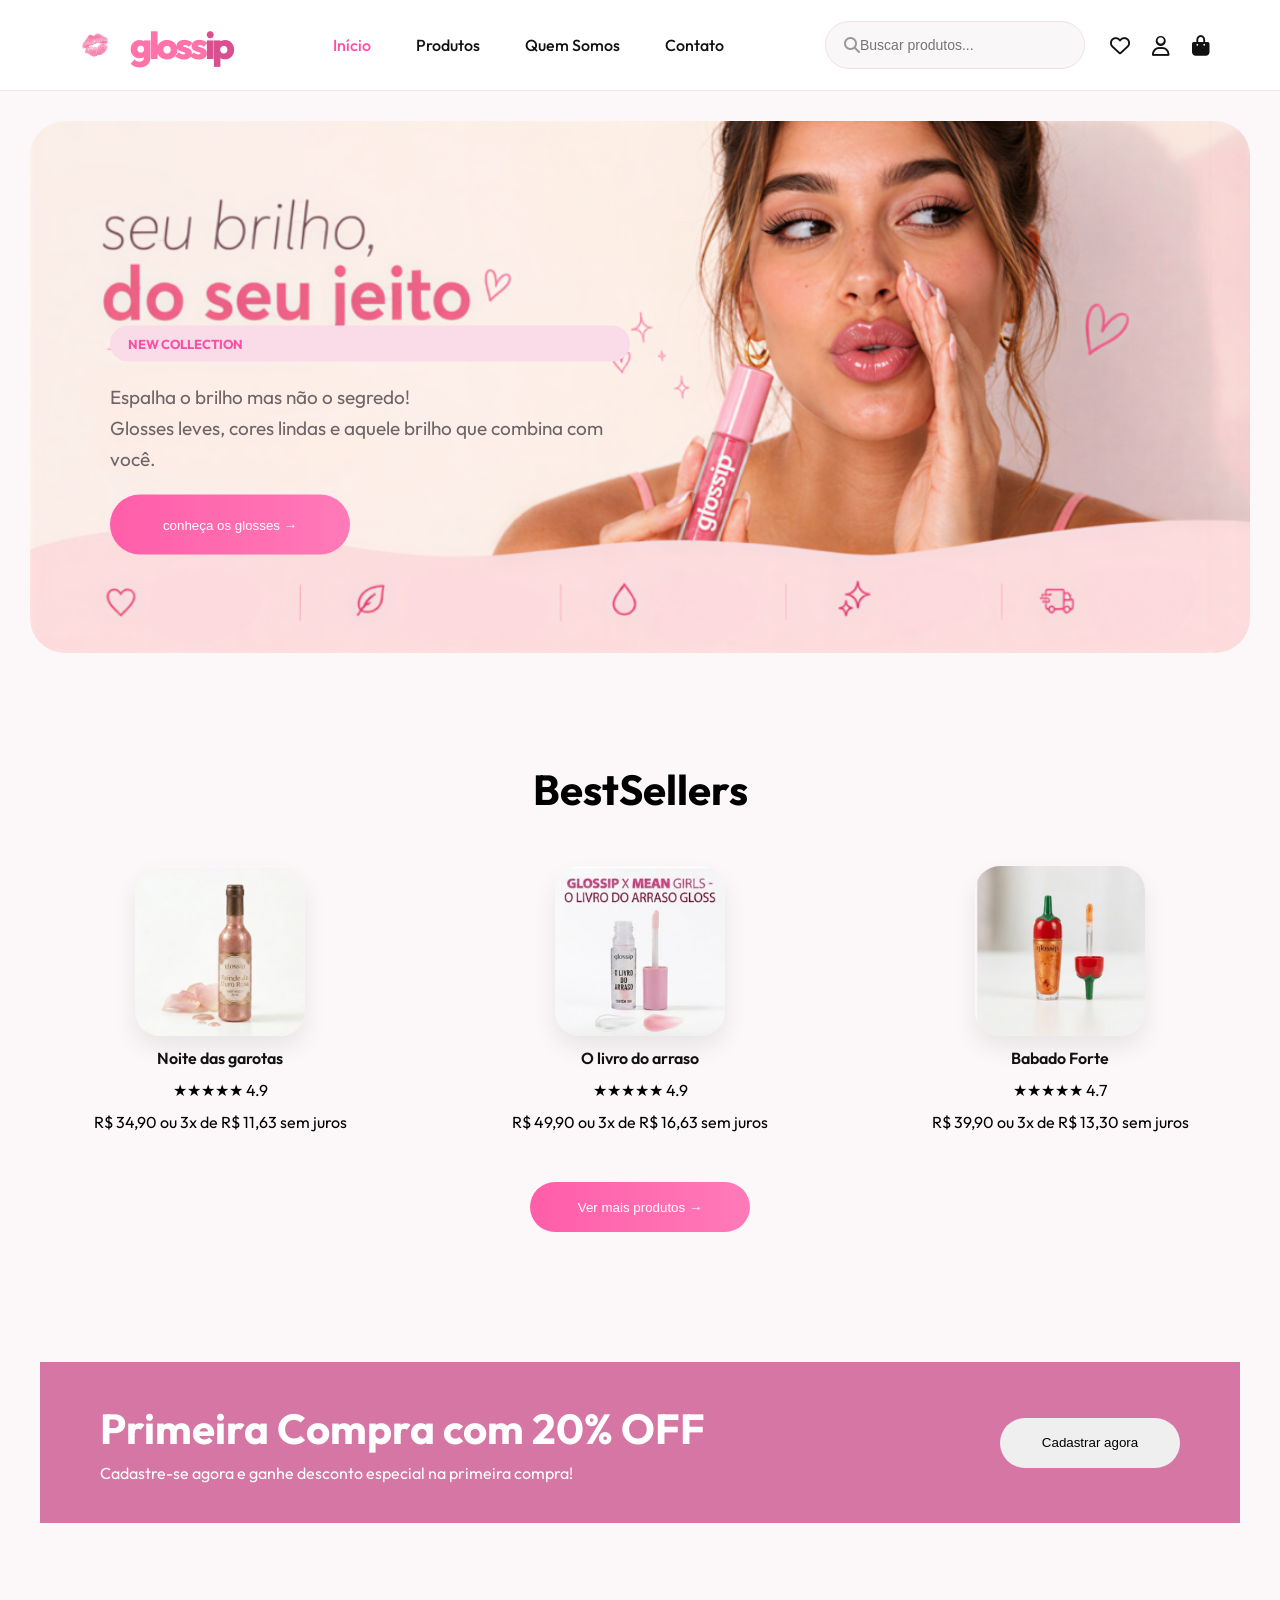
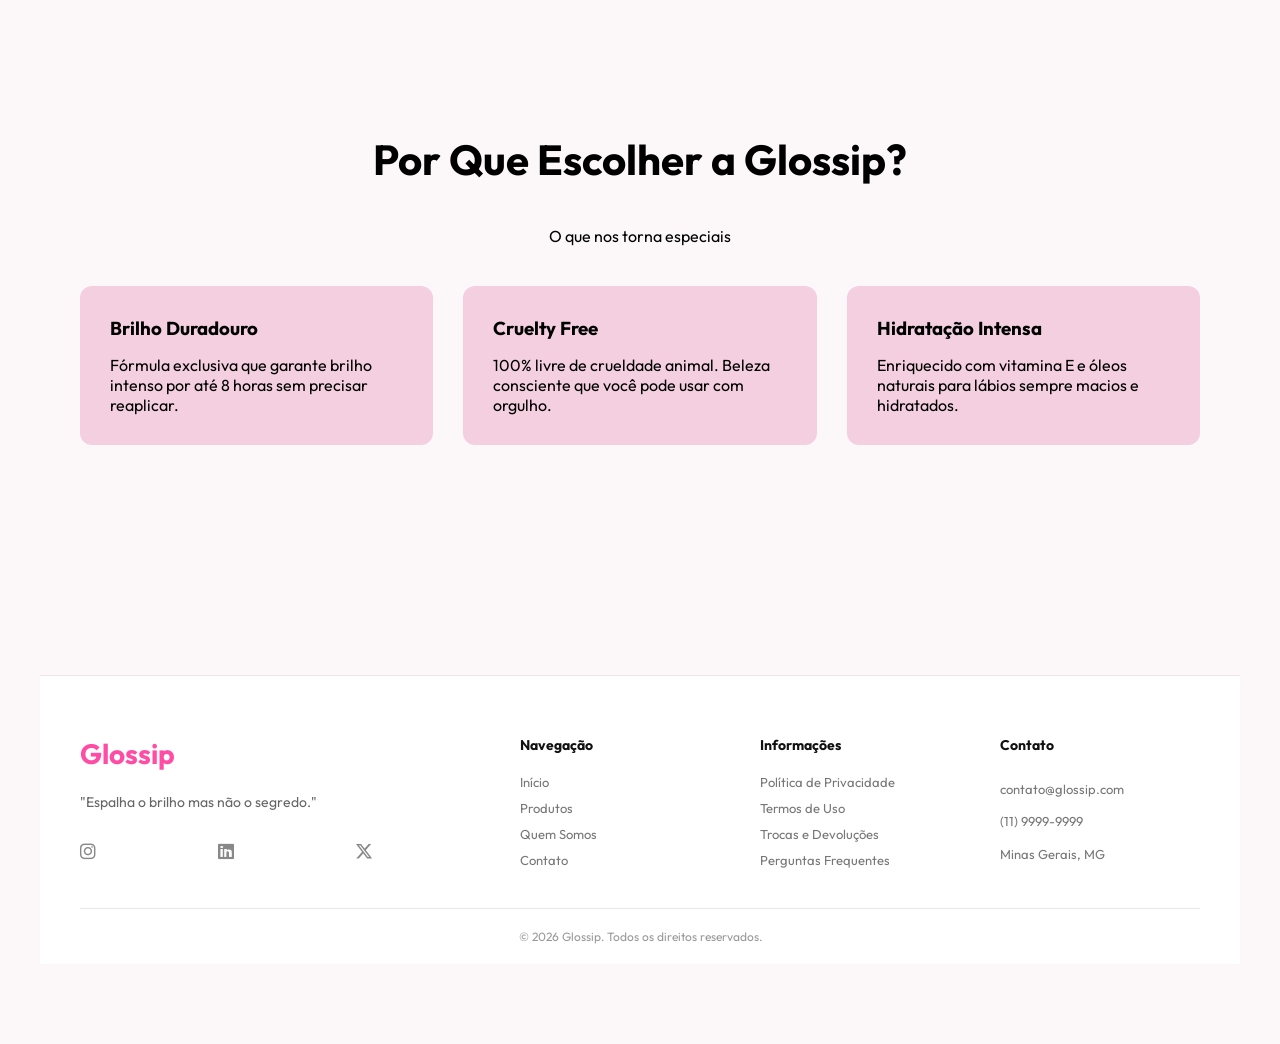
<file: index.html>
<!DOCTYPE html>
<html lang="pt-br">
<head>
    <meta charset="UTF-8">
    <meta name="viewport" content="width=device-width, initial-scale=1.0">
    <title>Glossip</title>

    
    <link href="https://fonts.googleapis.com/css2?family=Outfit:wght@300;400;500;600;700;800&display=swap" rel="stylesheet">

    
    <link rel="stylesheet"
    href="https://cdnjs.cloudflare.com/ajax/libs/font-awesome/6.5.1/css/all.min.css">

    <link rel="stylesheet" href="style.css">
</head>
<body>

   

    <header>

        <nav id="cabecalho">

            

            <div class="logo">

                <img id="imagemum" src="download__2_-removebg-preview (1).png" alt="logo">

                <h1 id="glossip">
    gloss<span>ip</span>
</h1>

            </div>

           

            <ul class="menu">

                <li><a class="ativo" href="#">Início</a></li>
                <li><a href="pag2.html">Produtos</a></li>
                <li><a href="pag3.html">Quem Somos</a></li>
                <li><a href="pag4.html">Contato</a></li>

            </ul>

            

            <div class="lado-direito">

               

                <div class="buscar">

                    <i class="fa-solid fa-magnifying-glass"></i>

                    <input type="text" placeholder="Buscar produtos...">

                </div>

               

                <div class="icones">

                    <li><a class="fa-regular fa-heart" href="pag6.html"></a></li>
                    <li><a class="fa-regular fa-user" href="pag5.html"></a></li>
                    <li><a class="fa-solid fa-bag-shopping" href="pag7.html"></a></li>


                </div>

            </div>

        </nav>

    </header>

    
<section class="hero">

    <div class="hero-banner">

        <img src="image-1.9e0d20de (1) (1).png" alt="banner">

       
        <div class="hero-conteudo">

            <span class="tag">
                NEW COLLECTION
            </span>

            <p>
                Espalha o brilho mas não o segredo! <br> Glosses leves, cores lindas e aquele brilho que combina com você.
            </p>

            <button>
                conheça os glosses →
            </button>

        </div>

  

    </div>

</section>

<section class="produtos">

    <h2>BestSellers</h2>

    <div class="produtos-container">

        <div class="produto">
            <img src="vinho.png" alt="produto 1">
            <h3>Noite das garotas</h3>
            <p>★★★★★ 4.9</p>
            <p>          R$ 34,90 
                ou 3x de R$ 11,63 sem juros</p>
        </div>

        <div class="produto">
            <img src="gloss.png" alt="produto 2">
            <h3>O livro do arraso</h3>
            <p>★★★★★ 4.9</p>
            <p>              R$ 49,90 
                    ou 3x de R$ 16,63 sem juros </p>
        </div>

        <div class="produto">
            <img src="pimenta.png" alt="produto 3">
            <h3>Babado Forte</h3>
            <p>★★★★★ 4.7</p>
            <p>          R$ 39,90 
                ou 3x de R$ 13,30 sem juros</p>
        </div>

    </div>

    <button class="ver-mais">Ver mais produtos →</button>

    <section class="promocao">

    <div class="promocao-texto">
        <h2>Primeira Compra com 20% OFF</h2>
        <p>Cadastre-se agora e ganhe desconto especial na primeira compra!</p>
    </div>

    <button class="promocao-btn">
        Cadastrar agora
    </button>

</section>


<section class="porque">

    <h2>Por Que Escolher a Glossip?</h2>
    <p class="sub">O que nos torna especiais</p>

    <div class="porque-container">

        <div class="card">
            <h3>Brilho Duradouro</h3>
            <p>Fórmula exclusiva que garante brilho intenso por até 8 horas sem precisar reaplicar.</p>
        </div>

        <div class="card">
            <h3>Cruelty Free</h3>
            <p>100% livre de crueldade animal. Beleza consciente que você pode usar com orgulho.</p>
        </div>

        <div class="card">
            <h3>Hidratação Intensa</h3>
            <p>Enriquecido com vitamina E e óleos naturais para lábios sempre macios e hidratados.</p>
        </div>

    </div>

</section>

<footer class="footer">

    <div class="footer-container">

        <div class="footer-brand">
            <h2>Glossip</h2>
            <p>"Espalha o brilho mas não o segredo."</p>

            <div class="social">
                <i class="fa-brands fa-instagram"></i>
                <i class="fa-brands fa-linkedin"></i>
                <i class="fa-brands fa-x-twitter"></i>
            </div>
        </div>

        <div class="footer-col">
            <h3>Navegação</h3>
            <a href="#">Início</a>
            <a href="#">Produtos</a>
            <a href="#">Quem Somos</a>
            <a href="#">Contato</a>
        </div>

    
        <div class="footer-col">
            <h3>Informações</h3>
            <a href="#">Política de Privacidade</a>
            <a href="#">Termos de Uso</a>
            <a href="#">Trocas e Devoluções</a>
            <a href="#">Perguntas Frequentes</a>
        </div>

   
        <div class="footer-col">
            <h3>Contato</h3>
            <p>contato@glossip.com</p>
            <p>(11) 9999-9999</p>
            <p>Minas Gerais, MG</p>
        </div>

    </div>

    <div class="footer-bottom">
        <p>© 2026 Glossip. Todos os direitos reservados.</p>
    </div>

</footer>

</body>
</html>
</file>
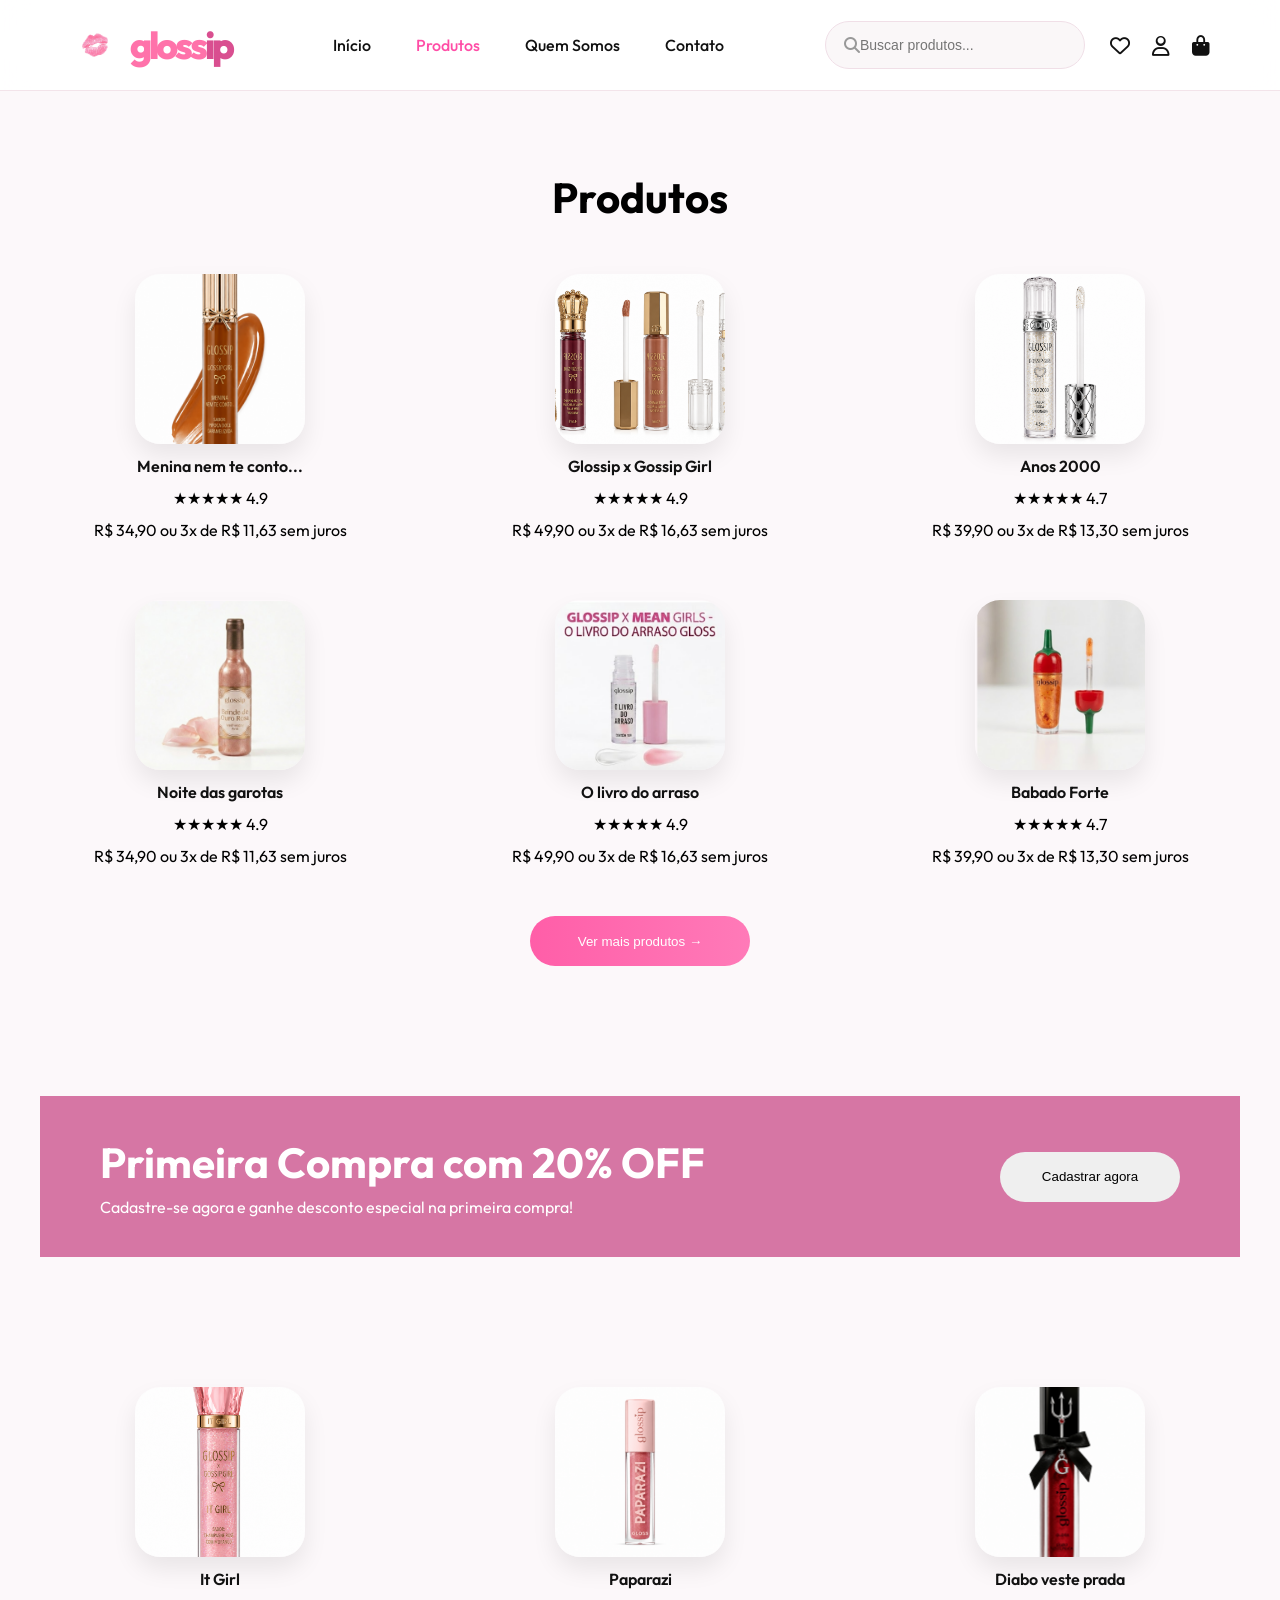
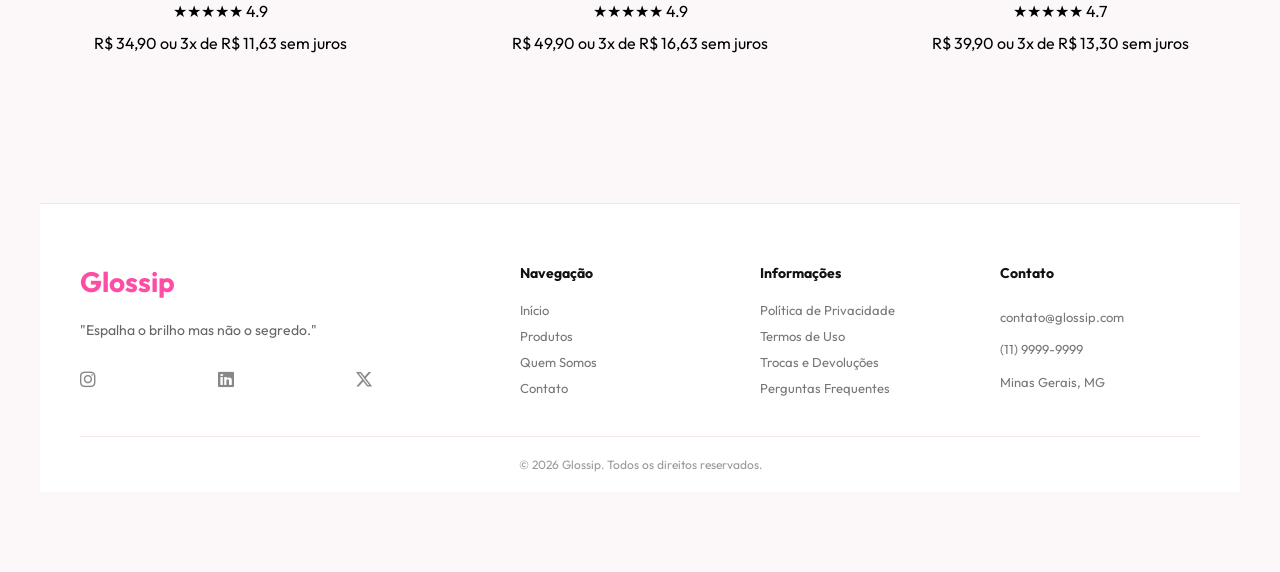
<file: pag2.html>
<!DOCTYPE html>
<html lang="pt-br">
<head>
    <meta charset="UTF-8">
    <meta name="viewport" content="width=device-width, initial-scale=1.0">
    <title>Glossip</title>

    
    <link href="https://fonts.googleapis.com/css2?family=Outfit:wght@300;400;500;600;700;800&display=swap" rel="stylesheet">

    
    <link rel="stylesheet"
    href="https://cdnjs.cloudflare.com/ajax/libs/font-awesome/6.5.1/css/all.min.css">

    <link rel="stylesheet" href="style.css">
</head>
<body>

   

    <header>

        <nav id="cabecalho">

            

            <div class="logo">

                <img id="imagemum" src="download__2_-removebg-preview (1).png" alt="logo">

                <h1 id="glossip">
    gloss<span>ip</span>
</h1>

            </div>

           

            <ul class="menu">

                <li><a href="index (2).html">Início</a></li>
                <li><a class="ativo" href="pag2.html">Produtos</a></li>
                <li><a href="pag3.html">Quem Somos</a></li>
                <li><a href="pag4.html">Contato</a></li>

            </ul>

            

            <div class="lado-direito">

               

                <div class="buscar">

                    <i class="fa-solid fa-magnifying-glass"></i>

                    <input type="text" placeholder="Buscar produtos...">

                </div>

               

                <div class="icones">
                    <li><a class="fa-regular fa-heart" href="pag6.html"></a></li>
                    <li><a class="fa-regular fa-user" href="pag5.html"></a></li>
                    <li><a class="fa-solid fa-bag-shopping" href="pag7.html"></a></li>

                </div>

            </div>

        </nav>

    </header>

    

<section class="produtos">

    <h2>Produtos</h2>

    <div class="produtos-container">

        <div class="produto">
            <img src="menina.png" alt="produto 1">
            <h3>Menina nem te conto...</h3>
            <p>★★★★★ 4.9</p>
            <p>          R$ 34,90 
                ou 3x de R$ 11,63 sem juros</p>
        </div>

        <div class="produto">
            <img src="glossipgirl.png" alt="produto 2">
            <h3>Glossip x Gossip Girl</h3>
            <p>★★★★★ 4.9</p>
            <p>              R$ 49,90 
                    ou 3x de R$ 16,63 sem juros </p>
        </div>

        <div class="produto">
            <img src="anos2000.png" alt="produto 3">
            <h3>Anos 2000</h3>
            <p>★★★★★ 4.7</p>
            <p>          R$ 39,90 
                ou 3x de R$ 13,30 sem juros</p>
        </div>
        <div class="produto">
            <img src="vinho.png" alt="produto 1">
            <h3>Noite das garotas</h3>
            <p>★★★★★ 4.9</p>
            <p>          R$ 34,90 
                ou 3x de R$ 11,63 sem juros</p>
        </div>

        <div class="produto">
            <img src="gloss.png" alt="produto 2">
            <h3>O livro do arraso</h3>
            <p>★★★★★ 4.9</p>
            <p>              R$ 49,90 
                    ou 3x de R$ 16,63 sem juros </p>
        </div>

        <div class="produto">
            <img src="pimenta.png" alt="produto 3">
            <h3>Babado Forte</h3>
            <p>★★★★★ 4.7</p>
            <p>          R$ 39,90 
                ou 3x de R$ 13,30 sem juros</p>
        </div>

    </div>

    <button class="ver-mais">Ver mais produtos →</button>

    <section class="promocao">

    <div class="promocao-texto">
        <h2>Primeira Compra com 20% OFF</h2>
        <p>Cadastre-se agora e ganhe desconto especial na primeira compra!</p>
    </div>

    <button class="promocao-btn">
        Cadastrar agora
    </button>

</section>


<div class="produtos-container">

    <div class="produto">
        <img src="itgirl.png" alt="produto 1">
        <h3>It Girl</h3>
        <p>★★★★★ 4.9</p>
        <p>          R$ 34,90 
            ou 3x de R$ 11,63 sem juros</p>
    </div>

    <div class="produto">
        <img src="paparazzi.png" alt="produto 2">
        <h3>Paparazi</h3>
        <p>★★★★★ 4.9</p>
        <p>              R$ 49,90 
                ou 3x de R$ 16,63 sem juros </p>
    </div>

    <div class="produto">
        <img src="devil.png" alt="produto 3">
        <h3>Diabo veste prada</h3>
        <p>★★★★★ 4.7</p>
        <p>          R$ 39,90 
            ou 3x de R$ 13,30 sem juros</p>
    </div>
  

</div>
<footer class="footer">

    <div class="footer-container">

        <div class="footer-brand">
            <h2>Glossip</h2>
            <p>"Espalha o brilho mas não o segredo."</p>

            <div class="social">
                <i class="fa-brands fa-instagram"></i>
                <i class="fa-brands fa-linkedin"></i>
                <i class="fa-brands fa-x-twitter"></i>
            </div>
        </div>

        <div class="footer-col">
            <h3>Navegação</h3>
            <a href="#">Início</a>
            <a href="#">Produtos</a>
            <a href="#">Quem Somos</a>
            <a href="#">Contato</a>
        </div>

    
        <div class="footer-col">
            <h3>Informações</h3>
            <a href="#">Política de Privacidade</a>
            <a href="#">Termos de Uso</a>
            <a href="#">Trocas e Devoluções</a>
            <a href="#">Perguntas Frequentes</a>
        </div>

   
        <div class="footer-col">
            <h3>Contato</h3>
            <p>contato@glossip.com</p>
            <p>(11) 9999-9999</p>
            <p>Minas Gerais, MG</p>
        </div>

    </div>

    <div class="footer-bottom">
        <p>© 2026 Glossip. Todos os direitos reservados.</p>
    </div>

</footer>

</body>
</html>
</file>
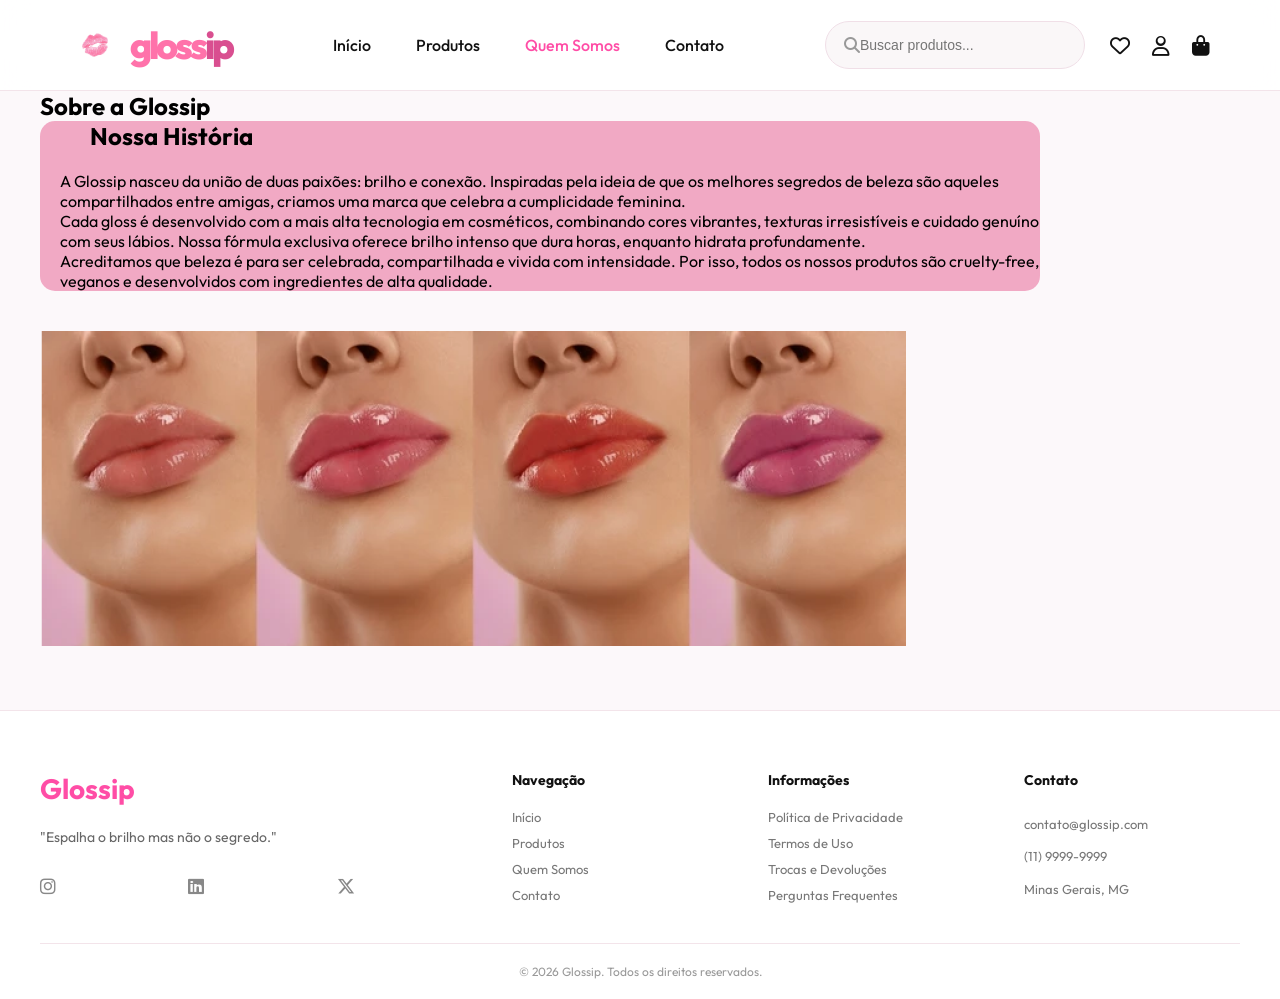
<file: pag3.html>
<!DOCTYPE html>
<html lang="pt-br">
<head>
    <meta charset="UTF-8">
    <meta name="viewport" content="width=device-width, initial-scale=1.0">
    <title>Glossip</title>

    
    <link href="https://fonts.googleapis.com/css2?family=Outfit:wght@300;400;500;600;700;800&display=swap" rel="stylesheet">

    
    <link rel="stylesheet"
    href="https://cdnjs.cloudflare.com/ajax/libs/font-awesome/6.5.1/css/all.min.css">

    <link rel="stylesheet" href="style.css">
</head>
<body>

   

    <header>

        <nav id="cabecalho">

            

            <div class="logo">

                <img id="imagemum" src="download__2_-removebg-preview (1).png" alt="logo">

                <h1 id="glossip">
    gloss<span>ip</span>
</h1>

            </div>

           

            <ul class="menu">

                <li><a  href="index (2).html">Início</a></li>
                <li><a href="pag2.html">Produtos</a></li>
                <li><a class="ativo" href="pag3.html">Quem Somos</a></li>
                <li><a href="pag4.html">Contato</a></li>

            </ul>

            

            <div class="lado-direito">

               

                <div class="buscar">

                    <i class="fa-solid fa-magnifying-glass"></i>

                    <input type="text" placeholder="Buscar produtos...">

                </div>

               

                <div class="icones">

                    <li><a class="fa-regular fa-heart" href="pag6.html"></a></li>
                    <li><a class="fa-regular fa-user" href="pag5.html"></a></li>
                    <li><a class="fa-solid fa-bag-shopping" href="pag7.html"></a></li>


                </div>

            </div>

        </nav>

    </header>

    <section id="sobre" >
       <h1 > Sobre a Glossip</h1>
       <div id="ROSA">
         <h2 id="Nossa">Nossa História</h2>
         <br>
        
        <p id="paragrafo">A Glossip nasceu da união de duas paixões: brilho e conexão. Inspiradas pela  ideia de que os melhores segredos de beleza são aqueles compartilhados entre amigas, criamos uma marca que celebra a cumplicidade feminina. <br>
        
            Cada gloss é desenvolvido com a mais alta tecnologia em cosméticos,  combinando cores vibrantes, texturas irresistíveis e cuidado genuíno com seus lábios. Nossa fórmula exclusiva oferece brilho intenso que dura horas, enquanto hidrata profundamente. <br>
            
            Acreditamos que beleza é para ser celebrada, compartilhada e vivida com intensidade. Por isso, todos os nossos produtos são cruelty-free, veganos e desenvolvidos com ingredientes de alta qualidade. <br> </p>  </div>

    </section>

    <section >
        <img id="boca" src="boca.png" alt="">
    </section>


<footer class="footer">

    <div class="footer-container">

        <div class="footer-brand">
            <h2>Glossip</h2>
            <p>"Espalha o brilho mas não o segredo."</p>

            <div class="social">
                <i class="fa-brands fa-instagram"></i>
                <i class="fa-brands fa-linkedin"></i>
                <i class="fa-brands fa-x-twitter"></i>
            </div>
        </div>

        <div class="footer-col">
            <h3>Navegação</h3>
            <a href="#">Início</a>
            <a href="#">Produtos</a>
            <a href="#">Quem Somos</a>
            <a href="#">Contato</a>
        </div>

    
        <div class="footer-col">
            <h3>Informações</h3>
            <a href="#">Política de Privacidade</a>
            <a href="#">Termos de Uso</a>
            <a href="#">Trocas e Devoluções</a>
            <a href="#">Perguntas Frequentes</a>
        </div>

   
        <div class="footer-col">
            <h3>Contato</h3>
            <p>contato@glossip.com</p>
            <p>(11) 9999-9999</p>
            <p>Minas Gerais, MG</p>
        </div>

    </div>

    <div class="footer-bottom">
        <p>© 2026 Glossip. Todos os direitos reservados.</p>
    </div>

</footer>

</body>
</html>
</file>
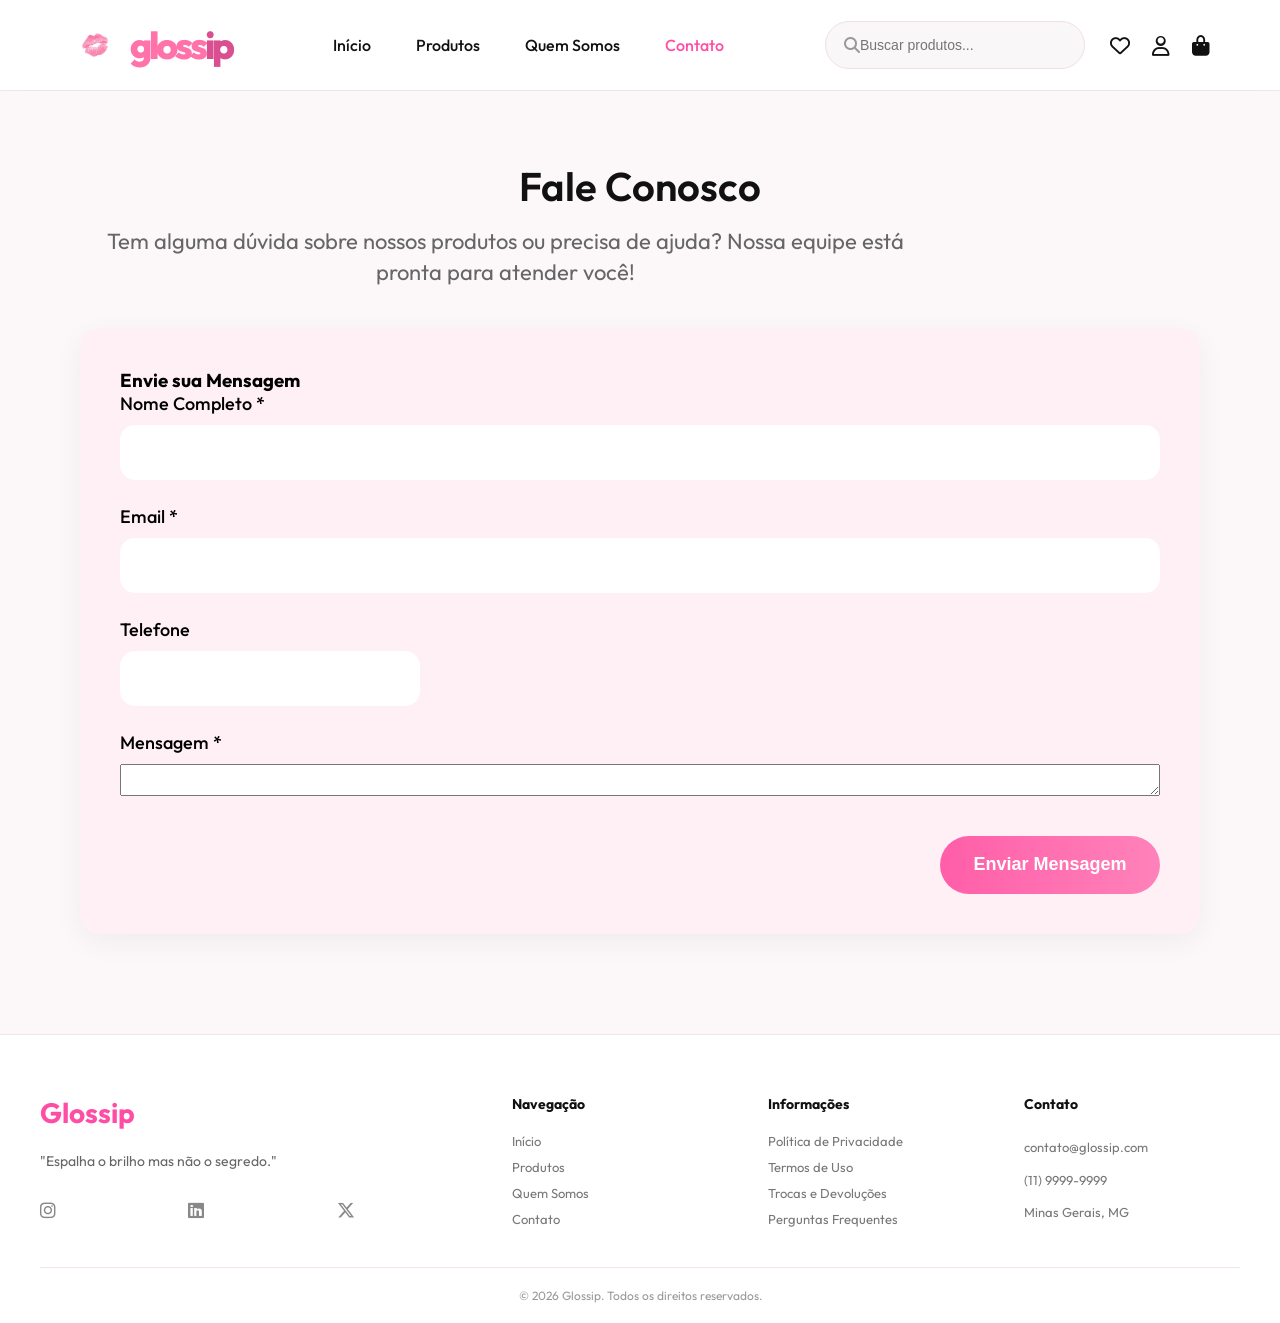
<file: pag4.html>
<!DOCTYPE html>
<html lang="pt-br">
<head>
    <meta charset="UTF-8">
    <meta name="viewport" content="width=device-width, initial-scale=1.0">
    <title>Glossip</title>

    
    <link href="https://fonts.googleapis.com/css2?family=Outfit:wght@300;400;500;600;700;800&display=swap" rel="stylesheet">

    
    <link rel="stylesheet"
    href="https://cdnjs.cloudflare.com/ajax/libs/font-awesome/6.5.1/css/all.min.css">

    <link rel="stylesheet" href="style.css">
</head>
<body>

   

    <header>

        <nav id="cabecalho">

            

            <div class="logo">

                <img id="imagemum" src="download__2_-removebg-preview (1).png" alt="logo">

                <h1 id="glossip">
    gloss<span>ip</span>
</h1>

            </div>

           

            <ul class="menu">

                <li><a  href="index (2).html">Início</a></li>
                <li><a href="pag2.html">Produtos</a></li>
                <li><a href="pag3.html">Quem Somos</a></li>
                <li><a class="ativo" href="pag4.html">Contato</a></li>

            </ul>

            

            <div class="lado-direito">

               

                <div class="buscar">

                    <i class="fa-solid fa-magnifying-glass"></i>

                    <input type="text" placeholder="Buscar produtos...">

                </div>

               

                <div class="icones">
                    <li><a class="fa-regular fa-heart" href="pag6.html"></a></li>
                    <li><a class="fa-regular fa-user" href="pag5.html"></a></li>
                    <li><a class="fa-solid fa-bag-shopping" href="pag7.html"></a></li>


                </div>

            </div>

        </nav>

    </header>

   <section class="contato">

    <div class="titulo-contato">
        <h2>Fale Conosco</h2>

        <p>
            Tem alguma dúvida sobre nossos produtos ou precisa de ajuda?
            Nossa equipe está pronta para atender você!
        </p>
    </div>

    <div class="form-card">

        <h3>Envie sua Mensagem</h3>

        <form class="formulario">

            <div class="campo">
                <label for="nome">Nome Completo *</label>
                <input type="text" id="nome">
            </div>

            <div class="campo">
                <label for="email">Email *</label>
                <input type="email" id="email">
            </div>

            <div class="campo pequeno">
                <label for="telefone">Telefone</label>
                <input type="number" id="telefone">
            </div>

            <div class="campo">
                <label for="mensagem">Mensagem *</label>
                <textarea id="mensagem"></textarea>
            </div>

            <button type="submit">
                Enviar Mensagem
            </button>

        </form>

    </div>

</section>
</div>
<footer class="footer">

    <div class="footer-container">

        <div class="footer-brand">
            <h2>Glossip</h2>
            <p>"Espalha o brilho mas não o segredo."</p>

            <div class="social">
                <i class="fa-brands fa-instagram"></i>
                <i class="fa-brands fa-linkedin"></i>
                <i class="fa-brands fa-x-twitter"></i>
            </div>
        </div>

        <div class="footer-col">
            <h3>Navegação</h3>
            <a href="#">Início</a>
            <a href="#">Produtos</a>
            <a href="#">Quem Somos</a>
            <a href="#">Contato</a>
        </div>

    
        <div class="footer-col">
            <h3>Informações</h3>
            <a href="#">Política de Privacidade</a>
            <a href="#">Termos de Uso</a>
            <a href="#">Trocas e Devoluções</a>
            <a href="#">Perguntas Frequentes</a>
        </div>

   
        <div class="footer-col">
            <h3>Contato</h3>
            <p>contato@glossip.com</p>
            <p>(11) 9999-9999</p>
            <p>Minas Gerais, MG</p>
        </div>

    </div>

    <div class="footer-bottom">
        <p>© 2026 Glossip. Todos os direitos reservados.</p>
    </div>

</footer>

</body>
</html>
</file>
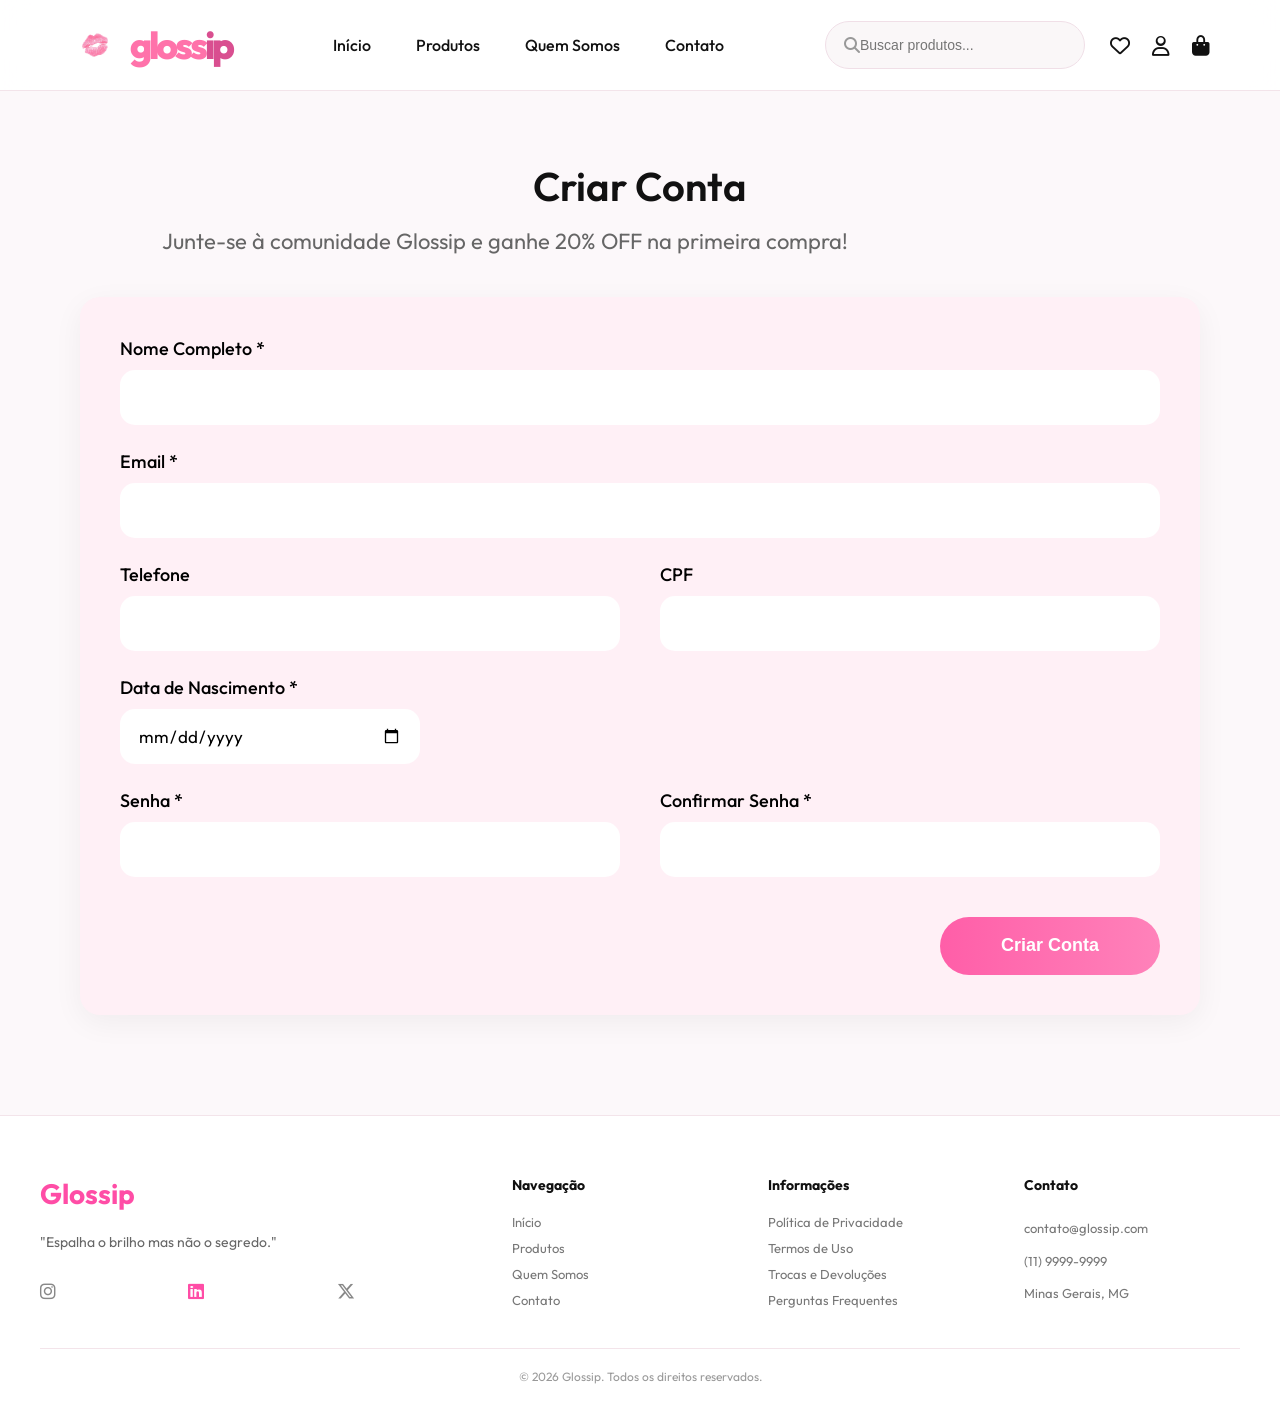
<file: pag5.html>
<!DOCTYPE html>
<html lang="pt-br">
<head>
    <meta charset="UTF-8">
    <meta name="viewport" content="width=device-width, initial-scale=1.0">
    <title>Glossip</title>

    
    <link href="https://fonts.googleapis.com/css2?family=Outfit:wght@300;400;500;600;700;800&display=swap" rel="stylesheet">

    
    <link rel="stylesheet"
    href="https://cdnjs.cloudflare.com/ajax/libs/font-awesome/6.5.1/css/all.min.css">

    <link rel="stylesheet" href="style.css">
</head>
<body>

   

    <header>

        <nav id="cabecalho">

            

            <div class="logo">

                <img id="imagemum" src="download__2_-removebg-preview (1).png" alt="logo">

                <h1 id="glossip">
    gloss<span>ip</span>
</h1>

            </div>

           

            <ul class="menu">

                <li><a  href="index (2).html">Início</a></li>
                <li><a href="pag2.html">Produtos</a></li>
                <li><a href="pag3.html">Quem Somos</a></li>
                <li><a  href="pag4.html">Contato</a></li>

            </ul>

            

            <div class="lado-direito">

               

                <div class="buscar">

                    <i class="fa-solid fa-magnifying-glass"></i>

                    <input type="text" placeholder="Buscar produtos...">

                </div>

               

                <div class="icones">
                    <li><a class="fa-regular fa-heart" href="pag6.html"></a></li>
                    <li><a class="fa-regular fa-user" href="pag5.html"></a></li>
                    <li><a class="fa-solid fa-bag-shopping" href="pag7.html"></a></li>


                </div>

            </div>

        </nav>

    </header>

   <section class="contato">

    <div class="titulo-contato">

        <h2>Criar Conta</h2>

        <p>
            Junte-se à comunidade Glossip e ganhe 20% OFF na primeira compra!
        </p>

    </div>

    <div class="form-card">

        <form class="formulario">

            <div class="campo">
                <label>Nome Completo *</label>
                <input type="text">
            </div>

            <div class="campo">
                <label>Email *</label>
                <input type="email">
            </div>

            <div class="linha">

                <div class="campo">
                    <label>Telefone</label>
                    <input type="tel">
                </div>

                <div class="campo">
                    <label>CPF</label>
                    <input type="text">
                </div>

            </div>

            <div class="campo pequeno">
                <label>Data de Nascimento *</label>
                <input type="date">
            </div>

            <div class="linha">

                <div class="campo">
                    <label>Senha *</label>
                    <input type="password">
                </div>

                <div class="campo">
                    <label>Confirmar Senha *</label>
                    <input type="password">
                </div>

            </div>

            <button type="submit">
                Criar Conta
            </button>

        </form>

    </div>

</section>
</div>
<footer class="footer">

    <div class="footer-container">

        <div class="footer-brand">
            <h2>Glossip</h2>
            <p>"Espalha o brilho mas não o segredo."</p>

            <div class="social">
                <i class="fa-brands fa-instagram"></i>
                <i id="ativo" class="fa-brands fa-linkedin"></i>
                <i class="fa-brands fa-x-twitter"></i>
            </div>
        </div>

        <div class="footer-col">
            <h3>Navegação</h3>
            <a href="#">Início</a>
            <a href="#">Produtos</a>
            <a href="#">Quem Somos</a>
            <a href="#">Contato</a>
        </div>

    
        <div class="footer-col">
            <h3>Informações</h3>
            <a href="#">Política de Privacidade</a>
            <a href="#">Termos de Uso</a>
            <a href="#">Trocas e Devoluções</a>
            <a href="#">Perguntas Frequentes</a>
        </div>

   
        <div class="footer-col">
            <h3>Contato</h3>
            <p>contato@glossip.com</p>
            <p>(11) 9999-9999</p>
            <p>Minas Gerais, MG</p>
        </div>

    </div>

    <div class="footer-bottom">
        <p>© 2026 Glossip. Todos os direitos reservados.</p>
    </div>

</footer>

</body>
</html>
</file>
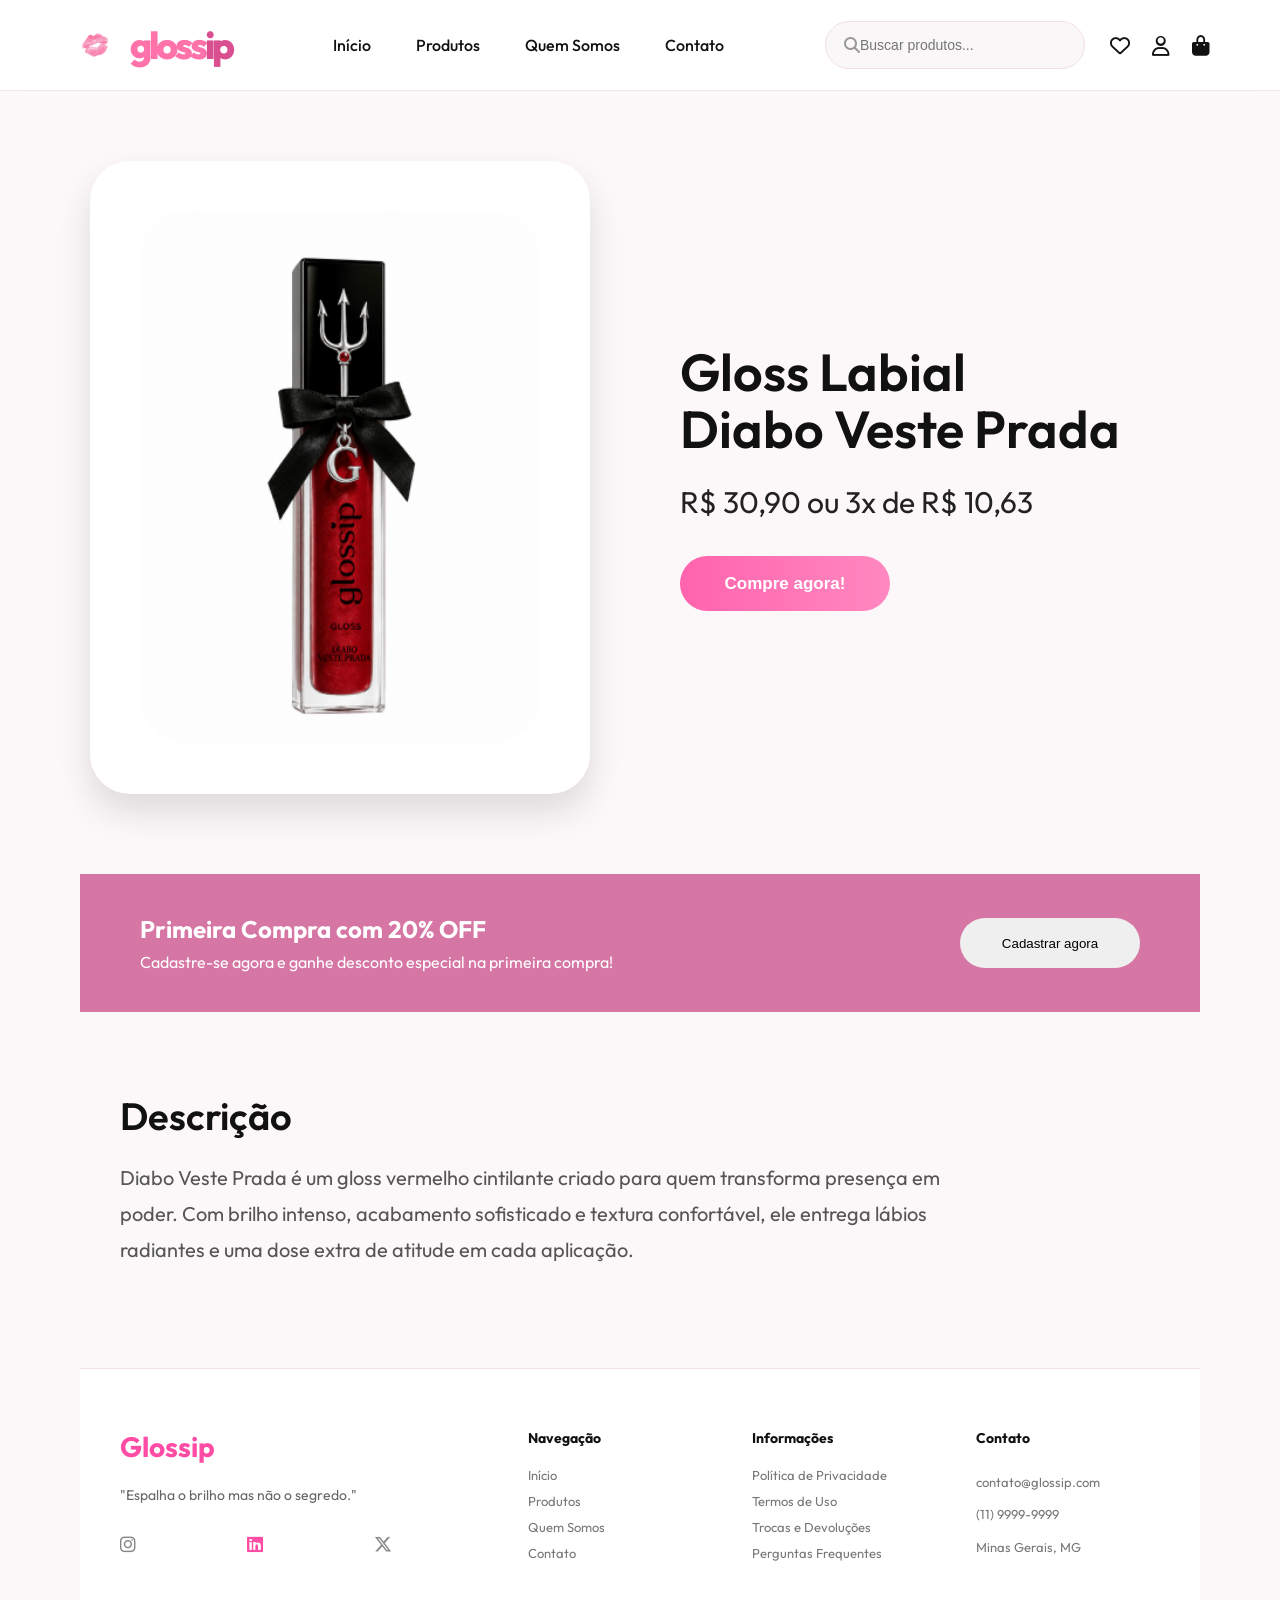
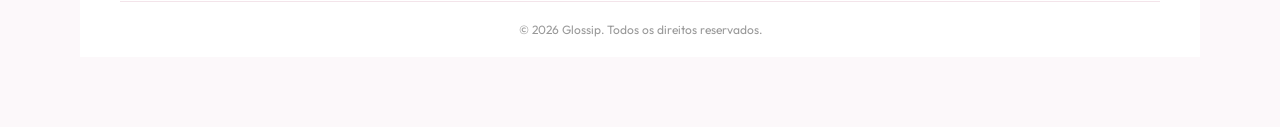
<file: pag6.html>
<!DOCTYPE html>
<html lang="pt-br">
<head>
    <meta charset="UTF-8">
    <meta name="viewport" content="width=device-width, initial-scale=1.0">
    <title>Glossip</title>

    
    <link href="https://fonts.googleapis.com/css2?family=Outfit:wght@300;400;500;600;700;800&display=swap" rel="stylesheet">

    
    <link rel="stylesheet"
    href="https://cdnjs.cloudflare.com/ajax/libs/font-awesome/6.5.1/css/all.min.css">

    <link rel="stylesheet" href="style.css">
</head>
<body>

   

    <header>

        <nav id="cabecalho">

            

            <div class="logo">

                <img id="imagemum" src="download__2_-removebg-preview (1).png" alt="logo">

                <h1 id="glossip">
    gloss<span>ip</span>
</h1>

            </div>

           

            <ul class="menu">

                <li><a  href="index (2).html">Início</a></li>
                <li><a href="pag2.html">Produtos</a></li>
                <li><a href="pag3.html">Quem Somos</a></li>
                <li><a  href="pag4.html">Contato</a></li>

            </ul>

            

            <div class="lado-direito">

               

                <div class="buscar">

                    <i class="fa-solid fa-magnifying-glass"></i>

                    <input type="text" placeholder="Buscar produtos...">

                </div>
                <div class="icones">
                    <li><a class="fa-regular fa-heart" href="pag6.html"></a></li>
                    <li><a class="fa-regular fa-user" href="pag5.html"></a></li>
                    <li><a class="fa-solid fa-bag-shopping" href="pag7.html"></a></li>


                </div>

            </div>

        </nav>

    </header>
 
<section class="devil">

    <div class="devil-container">

        <div class="produto-img">
            <img src="devil.png" alt="Gloss Diabo Veste Prada">
        </div>

        <div class="produto-info">
            <h3>Gloss Labial<br>Diabo Veste Prada</h3>
            <p>R$ 30,90 ou 3x de R$ 10,63</p>
  <button>Compre agora!</button>

        </div>

    </div>

<section class="promocao">

    <div class="promocao-texto">
        <h2>Primeira Compra com 20% OFF</h2>
        <p>Cadastre-se agora e ganhe desconto especial na primeira compra!</p>
    </div>

    <button class="promocao-btn">
        Cadastrar agora
    </button>

</section>

<section class="descricao">
   <h3>
Descrição</h3>
    <p>Diabo Veste Prada é um gloss vermelho cintilante criado para quem transforma presença em <br> poder. Com brilho intenso, acabamento sofisticado e textura confortável, ele entrega lábios <br>radiantes e uma dose extra de atitude em cada aplicação.</p>
</section>




<footer class="footer">

    <div class="footer-container">

        <div class="footer-brand">
            <h2>Glossip</h2>
            <p>"Espalha o brilho mas não o segredo."</p>

            <div class="social">
                <i class="fa-brands fa-instagram"></i>
                <i id="ativo" class="fa-brands fa-linkedin"></i>
                <i class="fa-brands fa-x-twitter"></i>
            </div>
        </div>

        <div class="footer-col">
            <h3>Navegação</h3>
            <a href="#">Início</a>
            <a href="#">Produtos</a>
            <a href="#">Quem Somos</a>
            <a href="#">Contato</a>
        </div>

    
        <div class="footer-col">
            <h3>Informações</h3>
            <a href="#">Política de Privacidade</a>
            <a href="#">Termos de Uso</a>
            <a href="#">Trocas e Devoluções</a>
            <a href="#">Perguntas Frequentes</a>
        </div>

   
        <div class="footer-col">
            <h3>Contato</h3>
            <p>contato@glossip.com</p>
            <p>(11) 9999-9999</p>
            <p>Minas Gerais, MG</p>
        </div>

    </div>

    <div class="footer-bottom">
        <p>© 2026 Glossip. Todos os direitos reservados.</p>
    </div>

</footer>

</body>
</html>
</file>
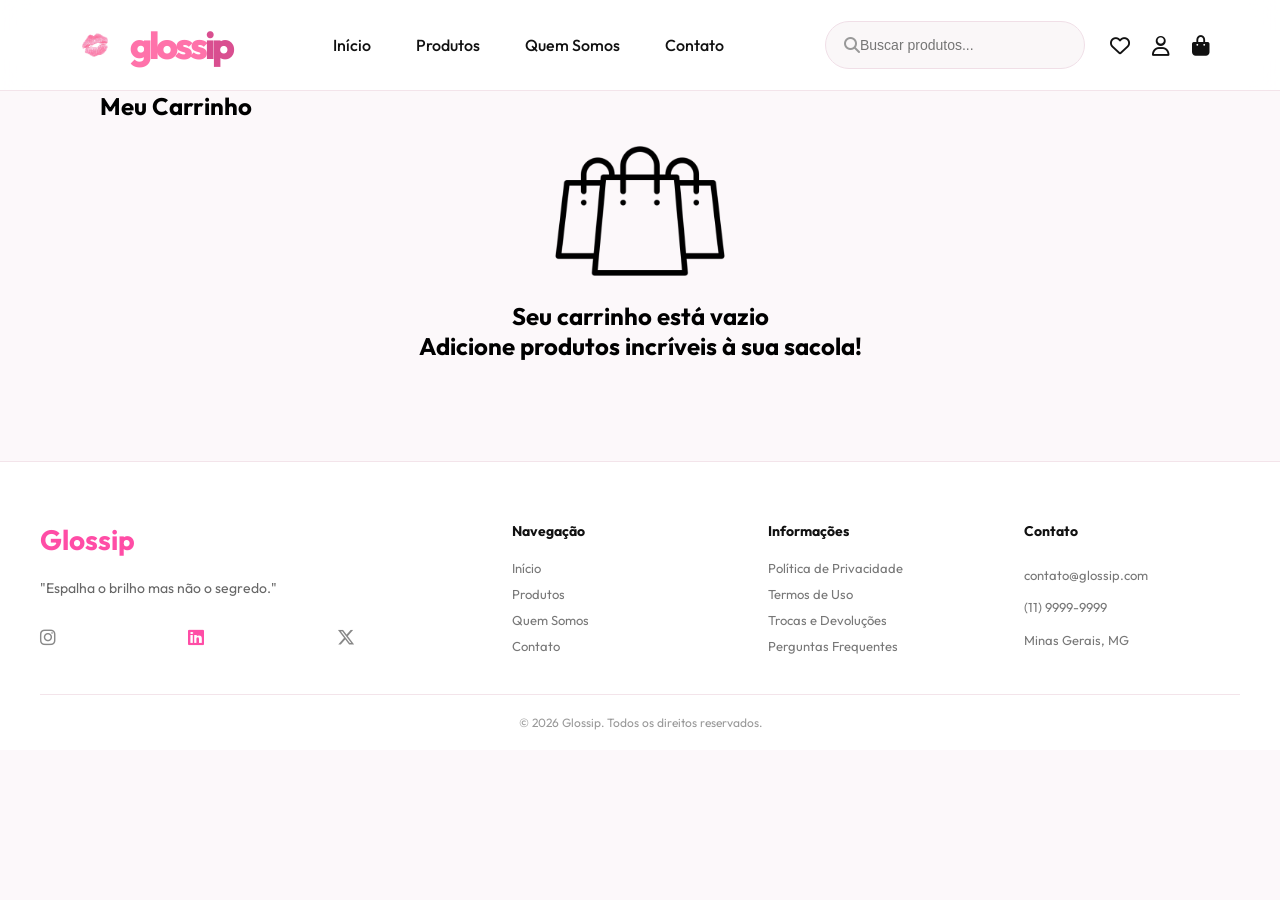
<file: pag7.html>
<!DOCTYPE html>
<html lang="pt-br">
<head>
    <meta charset="UTF-8">
    <meta name="viewport" content="width=device-width, initial-scale=1.0">
    <title>Glossip</title>

    
    <link href="https://fonts.googleapis.com/css2?family=Outfit:wght@300;400;500;600;700;800&display=swap" rel="stylesheet">

    
    <link rel="stylesheet"
    href="https://cdnjs.cloudflare.com/ajax/libs/font-awesome/6.5.1/css/all.min.css">

    <link rel="stylesheet" href="style.css">
</head>
<body>

   

    <header>

        <nav id="cabecalho">

            

            <div class="logo">

                <img id="imagemum" src="download__2_-removebg-preview (1).png" alt="logo">

                <h1 id="glossip">
    gloss<span>ip</span>
</h1>

            </div>

           

            <ul class="menu">

                <li><a  href="index (2).html">Início</a></li>
                <li><a href="pag2.html">Produtos</a></li>
                <li><a href="pag3.html">Quem Somos</a></li>
                <li><a  href="pag4.html">Contato</a></li>

            </ul>

            

            <div class="lado-direito">

               

                <div class="buscar">

                    <i class="fa-solid fa-magnifying-glass"></i>

                    <input type="text" placeholder="Buscar produtos...">

                </div>

               

                <div class="icones">
                    <li><a class="fa-regular fa-heart" href="pag6.html"></a></li>
                    <li><a class="fa-regular fa-user" href="pag5.html"></a></li>
                    <li><a class="fa-solid fa-bag-shopping" href="pag7.html"></a></li>


                </div>

            </div>

        </nav>

    </header>

    <section id="Nossa">
        <h2 id="Nossa">Meu Carrinho </h2>
      
        
    </section>
    <div class="div-carrinho">
        <img id="Carrinho" src="sacola.png" alt="">
        <h2>Seu carrinho está vazio
 <br>
            Adicione produtos incríveis à sua sacola!</h2>
    </div>

</div>
<footer class="footer">

    <div class="footer-container">

        <div class="footer-brand">
            <h2>Glossip</h2>
            <p>"Espalha o brilho mas não o segredo."</p>

            <div class="social">
                <i class="fa-brands fa-instagram"></i>
                <i id="ativo" class="fa-brands fa-linkedin"></i>
                <i class="fa-brands fa-x-twitter"></i>
            </div>
        </div>

        <div class="footer-col">
            <h3>Navegação</h3>
            <a href="#">Início</a>
            <a href="#">Produtos</a>
            <a href="#">Quem Somos</a>
            <a href="#">Contato</a>
        </div>

    
        <div class="footer-col">
            <h3>Informações</h3>
            <a href="#">Política de Privacidade</a>
            <a href="#">Termos de Uso</a>
            <a href="#">Trocas e Devoluções</a>
            <a href="#">Perguntas Frequentes</a>
        </div>

   
        <div class="footer-col">
            <h3>Contato</h3>
            <p>contato@glossip.com</p>
            <p>(11) 9999-9999</p>
            <p>Minas Gerais, MG</p>
        </div>

    </div>

    <div class="footer-bottom">
        <p>© 2026 Glossip. Todos os direitos reservados.</p>
    </div>

</footer>

</body>
</html>
</file>
<file: style.css>
*{
    margin: 0;
    padding: 0;
    box-sizing: border-box;
}



body{
    background: #fcf8fa;
    font-family: 'Outfit', sans-serif;
    overflow-x: hidden;
}



header{
    width: 100%;
    position: sticky;
    top: 0;
    z-index: 999;
    background: rgba(255,255,255,0.88);
    backdrop-filter: blur(14px);
    border-bottom: 1px solid #f3e4ea;
}

#cabecalho{
    width: 100%;
    height: 90px;

    display: grid;
    grid-template-columns: auto 1fr auto;
    align-items: center;

    padding: 0 70px;
    gap: 40px;
}


.logo{
    display: grid;
    grid-auto-flow: column;
    align-items: center;
    gap: 10px;
}

#imagemum{
    width: 50px;
    height: 50px;
    object-fit: contain;
}

#glossip{
    font-size: 38px;
    font-weight: 800;
    color: #ff72aa;
    letter-spacing: -3px;
    text-transform: lowercase;
}

#glossip span{
    color: #d94f90;
}


.menu{
    display: grid;
    grid-auto-flow: column;
    justify-content: center;
    gap: 45px;
    list-style: none;
}

.menu a{
    text-decoration: none;
    color: #111;
    font-size: 16px;
    font-weight: 500;
    transition: 0.5s ease;
}

.menu a:hover{
    color: #ff4da6;
}

.menu .ativo{
    color: #ff4da6;
}

#ativo{
    color: #ff4da6;
}

.lado-direito{
    display: grid;
    grid-auto-flow: column;
    align-items: center;
    gap: 25px;
}

.buscar{
    width: 260px;
    height: 48px;

    display: grid;
    grid-template-columns: auto 1fr;
    align-items: center;

    background: #faf7f8;
    border: 1px solid #f0dfe7;
    border-radius: 999px;

    padding: 0 18px;
}

.buscar i{
    color: #999;
}

.buscar input{
    border: none;
    outline: none;
    background: transparent;
    font-size: 14px;
}


.icones{
    display: grid;
    grid-auto-flow: column;
    gap: 22px;
}

.icones>li>a {
    text-decoration: none;
    color: #111;
}

.icones>li{
    font-size: 20px;
    cursor: pointer;
    transition: 0.3s;
    list-style: none;

}

.icones>li:hover{
    color: #ff4da6;
    transform: translateY(-2px);
}



.hero{
    width: 100%;
    padding: 30px;
}

.hero-banner{
    position: relative;
    display: grid;
    border-radius: 35px;
    overflow: hidden;
}

.hero-banner img{
    width: 100%;
    display: block;
}


.hero-conteudo{
    position: absolute;
    top: 60%;
    left: 80px;
    transform: translateY(-50%);

    display: grid;
    gap: 20px;
    max-width: 520px;
}

.tag{
    padding: 10px 18px;
    border-radius: 999px;
    background: #f9dce8;
    color: #ff4da6;
    font-size: 13px;
    font-weight: 700;
}

.hero-conteudo p{
    color: #6f6468;
    font-size: 19px;
    line-height: 31px;
}

.hero-conteudo button{
    width: 240px;
    height: 60px;
    border: none;
    border-radius: 999px;

    background: linear-gradient(90deg,#ff5ea8,#ff7ab8);
    color: white;

    cursor: pointer;
}

.hero-conteudo button:hover{
    transform: translateY(-4px);
}


.beneficios{
    position: absolute;
    bottom: 0;

    width: 100%;
    display: grid;
    grid-template-columns: repeat(5, 1fr);

    background: #fbe2ea;
    padding: 28px 40px;
}

.item{
    display: grid;
    justify-items: center;
    gap: 10px;
}

.item i{
    font-size: 25px;
    color: #ef5b97;
}

.item span{
    color: #d64f8f;
    font-size: 14px;
}


.produtos{
    width: 100%;
    padding: 80px 40px;

    display: grid;
    justify-items: center;
    gap: 50px;
}

.produtos h2{
    font-size: 42px;
    
}

.produtos-container{
    width: 100%;
    max-width: 1200px;

    display: grid;
    grid-template-columns: repeat(3, 1fr);
    gap: 60px;
}

.produto{
    display: grid;
    justify-items: center;
    gap: 12px;

    background: transparent;
}


.produto img{
    width: 170px;
    height: 170px;

    object-fit: cover;
    border-radius: 25px;

    box-shadow: 0 12px 25px rgba(0,0,0,0.08);
    transition: 0.3s;
}

.produto img:hover{
    transform: translateY(-6px);
}


.produto h3{
    font-size: 16px;
    font-weight: 600;
    color: #111;
}

.rating{
    color: #ff4da6;
    font-size: 14px;
}

.preco{
    font-size: 13px;
    color: #555;
    text-align: center;
}


.ver-mais{
    width: 220px;
    height: 50px;

    border: none;
    border-radius: 999px;

    background: linear-gradient(90deg,#ff5ea8,#ff7ab8);
    color: white;

    cursor: pointer;
}



.promocao{
    width: 100%;
    margin: 80px 0;

    display: grid;
    grid-template-columns: 1fr auto;
    align-items: center;

    padding: 40px 60px;
    background: #d676a4;
    color: white;
}

.promocao-texto{
    display: grid;
    gap: 8px;
}

.promocao-btn{
    width: 180px;
    height: 50px;
    border-radius: 999px;
    border: none;
}



.porque{
    width: 100%;
    padding: 80px 40px;

    display: grid;
    justify-items: center;
    gap: 40px;
}

.porque-container{
    display: grid;
    grid-template-columns: repeat(3, 1fr);
    gap: 30px;
}

.card{
    display: grid;
    gap: 15px;
    padding: 30px;
    background: #f3cfe0;
    border-radius: 12px;
}



@media(max-width: 992px){

    .produtos-container{
        grid-template-columns: repeat(2, 1fr);
    }

    .porque-container{
        grid-template-columns: 1fr;
    }

    .promocao{
        grid-template-columns: 1fr;
        text-align: center;
    }
}

@media(max-width: 600px){

    .produtos-container{
        grid-template-columns: 1fr;
    }
}
.footer{
    width: 100%;
    margin-top: 100px;
    padding: 60px 40px 20px;

    background: #ffffff;
    border-top: 1px solid #f3e4ea;

    display: grid;
    gap: 40px;
}


.footer-container{
    width: 100%;
    max-width: 1200px;
    margin: 0 auto;

    display: grid;
    grid-template-columns: 2fr 1fr 1fr 1fr;
    gap: 40px;
}

.footer-brand{
    display: grid;
    gap: 15px;
}

.footer-brand h2{
    font-size: 28px;
    color: #ff4da6;
}

.footer-brand p{
    color: #666;
    font-size: 14px;
}


.social{
    display: grid;
    grid-auto-flow: column;
    gap: 15px;
    margin-top: 10px;
}

.social i{
    font-size: 18px;
    color: #888;
    cursor: pointer;
    transition: 0.3s;
}

.social i:hover{
    color: #ff4da6;
    transform: translateY(-3px);
}

.footer-col{
    display: grid;
    gap: 10px;
}

.footer-col h3{
    font-size: 14px;
    color: #111;
    margin-bottom: 10px;
}

.footer-col a{
    text-decoration: none;
    font-size: 13px;
    color: #777;
    transition: 0.3s;
}

.footer-col a:hover{
    color: #ff4da6;
}

.footer-col p{
    font-size: 13px;
    color: #777;
}


.footer-bottom{
    text-align: center;
    padding-top: 20px;
    border-top: 1px solid #f3e4ea;
}

.footer-bottom p{
    font-size: 12px;
    color: #999;
}


@media(max-width: 992px){

    .footer-container{
        grid-template-columns: 1fr 1fr;
        gap: 30px;
    }
}

@media(max-width: 600px){

    .footer-container{
        grid-template-columns: 1fr;
        text-align: center;
    }

    .social{
        justify-content: center;
    }
}
#sobre{
    text-align: left;
    position: relative;
    left: 40px;
}
#ROSA{
    background-color: #e96c9c8f;
    width: 1000px;
    border-radius: 15px;
    

}
#paragrafo{
    text-align: left;
    position: relative;
    left: 20px;
    
}
#boca{
    width: 866px;
    height: 315px;
    position: relative;
    top: 40px;
    left:40px;
    
}
.contato{
    width:100%;
    max-width:1200px;
    margin:70px auto;
    padding:0 40px;
}

.titulo-contato{
    margin-bottom:40px;
}

.titulo-contato h2{
    font-size:40px;
    font-weight:600;
    color:#111;
    margin-bottom:15px;
}

.titulo-contato p{
    font-size:22px;
    color:#666;
    line-height:1.4;
    max-width:850px;
}

.contato{
    width:100%;
    max-width:1200px;
    margin:70px auto;
    padding:0 40px;
}

.titulo-contato{
    text-align:center;
    margin-bottom:40px;
}

.titulo-contato h2{
    font-size:40px;
    font-weight:600;
    margin-bottom:15px;
}

.titulo-contato p{
    font-size:22px;
    color:#666;
}

.form-card{

    width:100%;

    background:#fff0f6;

    border-radius:20px;

    padding:40px;

    box-shadow:0 8px 30px rgba(0,0,0,.05);
}

.formulario{

    display:flex;

    flex-direction:column;

    gap:25px;
}

.campo{

    display:flex;

    flex-direction:column;

    gap:10px;

    flex:1;
}

.campo label{

    font-size:18px;

    font-weight:500;
}

.campo input{

    width:100%;

    height:55px;

    border:none;

    outline:none;

    background:white;

    border-radius:15px;

    padding:0 18px;

    font-size:17px;

    font-family:'Outfit',sans-serif;
}

.pequeno{

    width:300px;
}

.linha{

    display:grid;

    grid-template-columns:1fr 1fr;

    gap:40px;
}

.formulario button{

    margin-top:15px;

    align-self:flex-end;

    width:220px;

    height:58px;

    border:none;

    border-radius:999px;

    background:linear-gradient(90deg,#ff5ea8,#ff82ba);

    color:white;

    font-size:18px;

    font-weight:600;

    cursor:pointer;

    transition:.3s;
}

.formulario button:hover{

    transform:translateY(-3px);

    box-shadow:0 12px 20px rgba(255,105,180,.25);
}

@media(max-width:768px){

    .linha{

        grid-template-columns:1fr;
    }

    .pequeno{

        width:100%;
    }

    .titulo-contato h2{

        font-size:32px;
    }

    .titulo-contato p{

        font-size:18px;
    }

    .form-card{

        padding:25px;
    }
}
#Nossa{
    padding-left:50px;
    top:10px;
}
#Carrinho{
    width: 20vh;
}

.div-carrinho {
    display: flex;
    justify-content: center;
    align-items: center;
    flex-direction: column;
}

.div-carrinho>h2 {
    text-align: center;
}



.devil{
    width:100%;
    max-width:1200px;
    margin:70px auto;
    padding:0 40px;
}

.devil-container{
    display:grid;
    grid-template-columns:1fr 1fr;
    align-items:center;
    gap:80px;
}



.produto-img{
    display:flex;
    justify-content:center;
    align-items:center;
}

.produto-img img{
    width:100%;
    max-width:500px;
    background:#fff;
    border-radius:40px;
    padding:50px;
    box-shadow:0 18px 35px rgba(0,0,0,.12);
    transition:.3s;
}

.produto-img img:hover{
    transform:translateY(-5px);
}



.produto-info{
    display:flex;
    flex-direction:column;
    justify-content:center;
    align-items:flex-start;
}

.produto-info h3{
    font-size:52px;
    font-weight:600;
    line-height:1.1;
    color:#111;
    margin-bottom:25px;
}

.produto-info p{
    font-size:30px;
    color:#222;
    margin-bottom:35px;
}

.produto-info button{
    width:210px;
    height:55px;
    border:none;
    border-radius:999px;
    background:linear-gradient(90deg,#ff63ad,#ff88c0);
    color:#fff;
    font-size:17px;
    font-weight:600;
    cursor:pointer;
    transition:.3s;
}

.produto-info button:hover{
    transform:translateY(-3px);
    box-shadow:0 12px 25px rgba(255,105,180,.25);
}




.descricao{
    width:100%;
    max-width:1200px;
    margin:70px auto;
    padding:0 40px;
}

.descricao h3{
    font-size:38px;
    font-weight:600;
    margin-bottom:20px;
    color:#111;
}

.descricao p{
    max-width:900px;
    font-size:20px;
    line-height:1.8;
    color:#555;
}
</file>
